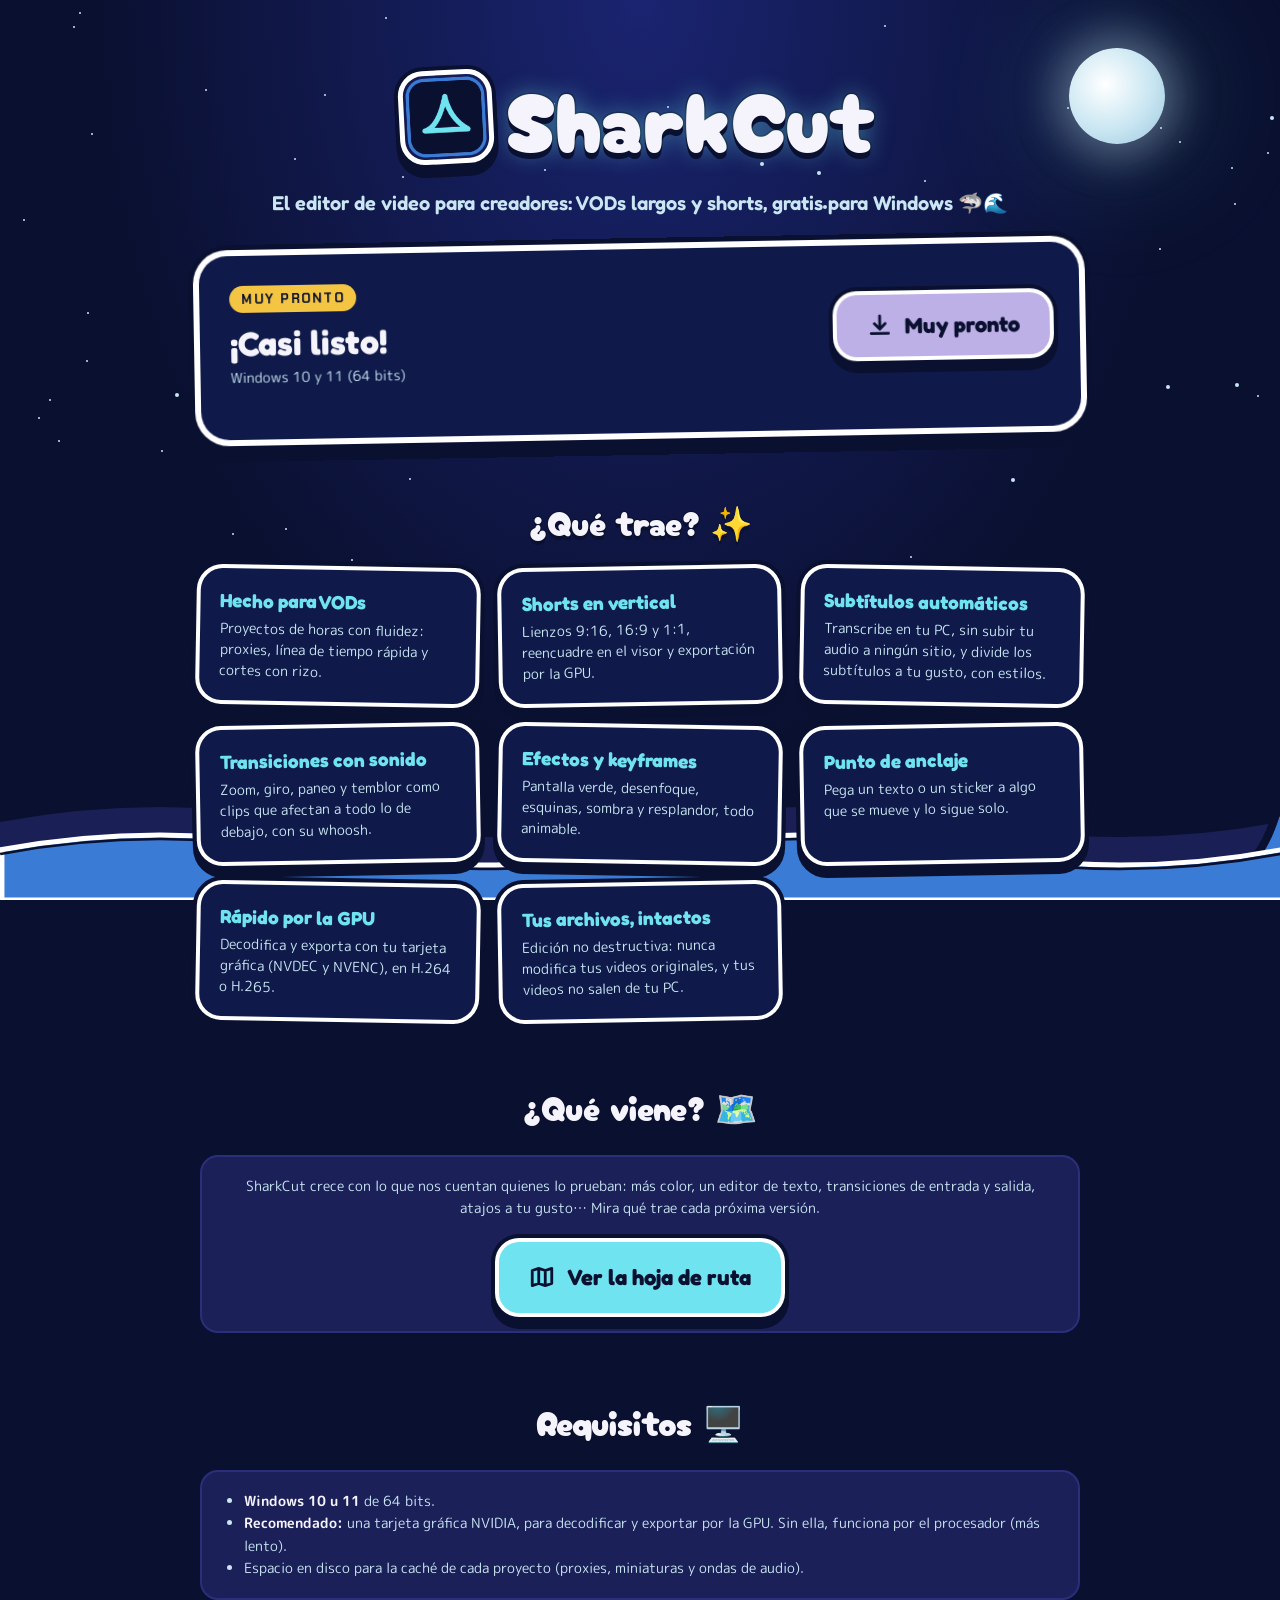
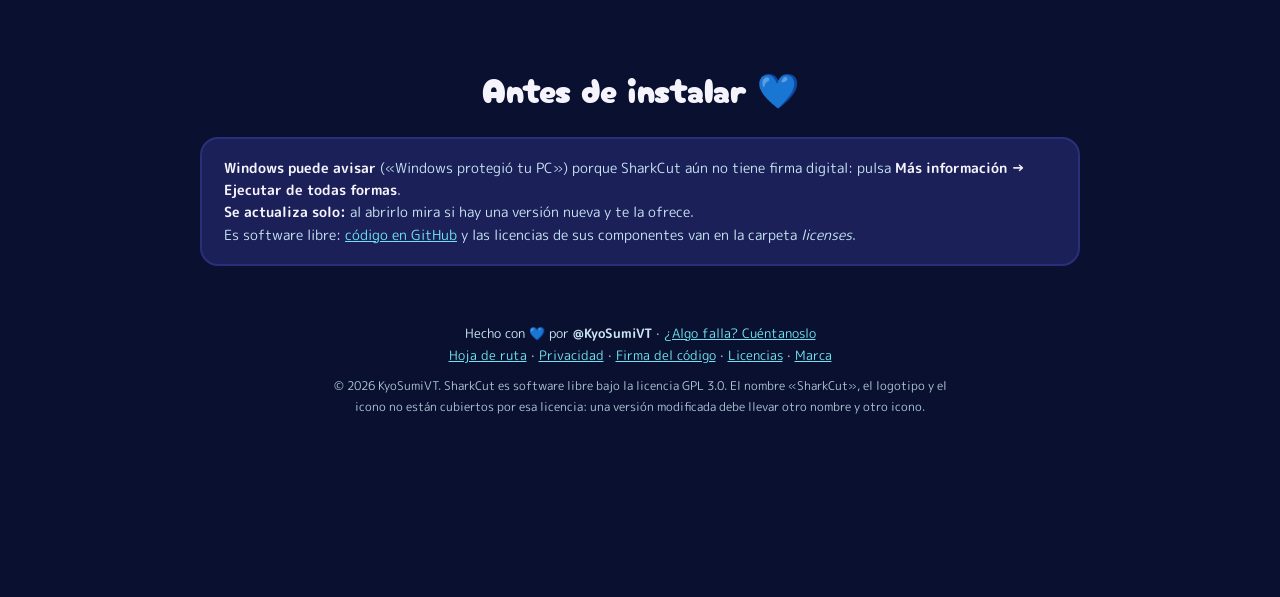
<file: web/index.html>
<!doctype html>
<html lang="es">
<head>
<meta charset="utf-8">
<meta name="viewport" content="width=device-width, initial-scale=1">
<title>SharkCut · Descargar</title>
<meta name="description" content="SharkCut: editor de video gratuito para Windows, para creadores de contenido: VODs largos y shorts.">
<link rel="icon" href="icono.png">
<link rel="preconnect" href="https://fonts.googleapis.com">
<link rel="preconnect" href="https://fonts.gstatic.com" crossorigin>
<link href="https://fonts.googleapis.com/css2?family=Chakra+Petch:wght@700&family=Cherry+Bomb+One&family=Fredoka:wght@500;600;700&family=M+PLUS+Rounded+1c:wght@400;700&display=swap" rel="stylesheet">
<style>
  :root {
    --abisal: #0A1030; --indigo: #2B2F7A; --aleta: #3A7BD5; --bioluz: #6FE3F0;
    --espuma: #C9E6F2; --lavanda: #BDB0E6; --perla: #F5F3FB; --oro: #F4C542;
    --pegatina: #0f1a4a;
  }
  * { box-sizing: border-box; }
  html, body { margin: 0; }
  body {
    min-height: 100vh;
    background: radial-gradient(ellipse at 50% 0%, #1a2470 0%, var(--abisal) 60%) fixed, var(--abisal);
    color: var(--perla);
    font-family: "M PLUS Rounded 1c", system-ui, sans-serif;
    overflow-x: hidden;
  }
  /* Cielo: estrellas que titilan y la luna con su halo */
  .cielo { position: fixed; inset: 0; pointer-events: none; z-index: 0; }
  .estrella { position: absolute; width: 3px; height: 3px; border-radius: 50%;
    background: var(--espuma); animation: titilar 3s ease-in-out infinite; }
  @keyframes titilar { 0%, 100% { opacity: .25; } 50% { opacity: 1; } }
  .luna { position: absolute; top: 48px; right: 9vw; width: 96px; height: 96px; border-radius: 50%;
    background: radial-gradient(circle at 38% 38%, #fff 0%, var(--espuma) 55%, #9cc6dc 100%);
    box-shadow: 0 0 40px 14px rgba(201, 230, 242, .35), 0 0 120px 40px rgba(111, 227, 240, .12); }
  /* Mar: olas con borde pegatina y una aleta que nada */
  .mar { position: fixed; left: 0; right: 0; bottom: 0; height: 120px; z-index: 0; pointer-events: none; }
  .mar svg { position: absolute; bottom: 0; width: 200%; height: 120px; animation: oleaje 18s linear infinite; }
  .mar svg.lejos { opacity: .5; animation-duration: 28s; bottom: 18px; }
  @keyframes oleaje { from { transform: translateX(0); } to { transform: translateX(-50%); } }
  .aleta-nada { position: absolute; bottom: 70px; width: 46px; animation: nadar 22s linear infinite; }
  @keyframes nadar { from { left: -60px; } to { left: 105vw; } }

  main { position: relative; z-index: 1; max-width: 920px; margin: 0 auto; padding: 56px 20px 180px; }
  .marca { display: flex; align-items: center; gap: 18px; justify-content: center; }
  .marca img { width: 84px; height: 84px; border-radius: 20px;
    box-shadow: 0 0 0 5px #fff, 0 0 0 9px var(--abisal), 0 9px 0 9px var(--abisal); transform: rotate(-3deg); }
  h1 { font-family: "Cherry Bomb One", cursive; font-weight: 400; font-size: clamp(48px, 9vw, 84px);
    margin: 0; letter-spacing: 1px; color: var(--perla);
    -webkit-text-stroke: 3px var(--abisal); paint-order: stroke fill;
    text-shadow: 0 6px 0 var(--abisal), 0 0 24px rgba(111, 227, 240, .45); }
  .lema { text-align: center; font-family: "Fredoka", sans-serif; font-weight: 600; font-size: 20px;
    color: var(--espuma); margin: 14px 0 34px; }

  .tarjeta { background: var(--pegatina); border-radius: 28px; padding: 30px;
    box-shadow: 0 0 0 6px #fff, 0 0 0 11px var(--abisal), 0 11px 0 11px var(--abisal);
    transform: rotate(-1deg); animation: aparecer .7s cubic-bezier(.34, 1.56, .64, 1) both; }
  @keyframes aparecer { from { transform: rotate(-1deg) scale(.85); opacity: 0; } }
  .descarga { display: flex; flex-wrap: wrap; align-items: center; justify-content: space-between; gap: 20px; }
  .chip { display: inline-block; font-family: "Chakra Petch", sans-serif; font-weight: 700; font-size: 13px;
    letter-spacing: 1.5px; text-transform: uppercase; color: var(--abisal); background: var(--bioluz);
    padding: 5px 12px; border-radius: 999px; }
  .chip.oro { background: var(--oro); }
  .version { font-family: "Fredoka", sans-serif; font-weight: 700; font-size: 34px; margin: 10px 0 4px; }
  .detalle { color: var(--espuma); font-size: 14px; }
  .boton { display: inline-flex; align-items: center; gap: 12px; text-decoration: none; cursor: pointer;
    font-family: "Fredoka", sans-serif; font-weight: 700; font-size: 22px; color: var(--abisal);
    background: var(--bioluz); padding: 18px 30px; border-radius: 20px; border: none;
    box-shadow: 0 0 0 4px #fff, 0 0 0 8px var(--abisal), 0 8px 0 8px var(--abisal);
    transition: transform .2s cubic-bezier(.34, 1.56, .64, 1); }
  .boton:hover { transform: translateY(-3px) rotate(-1deg); }
  .boton[aria-disabled="true"] { background: var(--lavanda); cursor: default; }
  .boton svg { width: 26px; height: 26px; }
  .secundario { margin-top: 14px; font-size: 14px; color: var(--espuma); }
  .secundario a { color: var(--bioluz); }

  h2 { font-family: "Cherry Bomb One", cursive; font-weight: 400; font-size: 34px; text-align: center;
    margin: 64px 0 24px; -webkit-text-stroke: 2px var(--abisal); paint-order: stroke fill;
    text-shadow: 0 4px 0 var(--abisal); }
  .rejilla { display: grid; grid-template-columns: repeat(auto-fit, minmax(240px, 1fr)); gap: 26px; }
  .funcion { background: var(--pegatina); border-radius: 22px; padding: 20px;
    box-shadow: 0 0 0 4px #fff, 0 0 0 8px var(--abisal), 0 8px 0 8px var(--abisal); }
  .funcion:nth-child(odd) { transform: rotate(1deg); }
  .funcion:nth-child(even) { transform: rotate(-1deg); }
  .funcion h3 { font-family: "Fredoka", sans-serif; font-weight: 700; margin: 0 0 6px; font-size: 19px; color: var(--bioluz); }
  .funcion p { margin: 0; font-size: 14px; line-height: 1.5; color: var(--espuma); }
  .nota { background: rgba(43, 47, 122, .55); border: 2px solid var(--indigo); border-radius: 18px;
    padding: 18px 22px; font-size: 14px; line-height: 1.6; color: var(--espuma); }
  .nota b { color: var(--perla); }
  .novedades { margin-top: 22px; font-size: 14px; line-height: 1.6; color: var(--espuma); }
  .novedades h1, .novedades h2, .novedades h3 { all: unset; display: block; font-family: "Fredoka", sans-serif;
    font-weight: 700; color: var(--perla); margin: 10px 0 4px; font-size: 16px; }
  .capturas { display: grid; gap: 26px; }
  .capturas img { width: 100%; border-radius: 18px;
    box-shadow: 0 0 0 4px #fff, 0 0 0 8px var(--abisal), 0 8px 0 8px var(--abisal); }
  .requisitos { margin: 0; padding-left: 20px; }
  .ruta-aviso { text-align: center; }
  .ruta-aviso p { margin: 0 0 22px; }
  .apoyo { text-align: center; }
  .apoyo p { color: var(--espuma); font-size: 15px; margin: 0 0 22px; }
  .boton.oro { background: var(--oro); }
  footer { text-align: center; margin-top: 56px; font-size: 13px; line-height: 1.7; color: var(--espuma); }
  footer a { color: var(--bioluz); }
  .legal { max-width: 640px; margin: 10px auto 0; font-size: 12px; opacity: .85; }
  @media (prefers-reduced-motion: reduce) { *, *::before, *::after { animation: none !important; } }
  @media (max-width: 600px) { .luna { top: 12px; right: 12px; width: 44px; height: 44px; } }
</style>
</head>
<body>
<div class="cielo" id="cielo"><div class="luna"></div></div>
<div class="mar">
  <svg class="lejos" viewBox="0 0 1440 120" preserveAspectRatio="none">
    <path d="M0 60 Q90 30 180 60 T360 60 T540 60 T720 60 T900 60 T1080 60 T1260 60 T1440 60 V120 H0Z" fill="#2B2F7A"/>
  </svg>
  <svg class="aleta-nada" viewBox="0 0 24 24" aria-hidden="true">
    <path d="M3 18c4-1 7-6 9-14 1 6 4 11 9 14z" fill="#3A7BD5" stroke="#0A1030" stroke-width="1.6" stroke-linejoin="round"/>
  </svg>
  <svg viewBox="0 0 1440 120" preserveAspectRatio="none">
    <path d="M0 70 Q90 40 180 70 T360 70 T540 70 T720 70 T900 70 T1080 70 T1260 70 T1440 70 V120 H0Z"
          fill="#3A7BD5" stroke="#fff" stroke-width="5"/>
    <path d="M0 70 Q90 40 180 70 T360 70 T540 70 T720 70 T900 70 T1080 70 T1260 70 T1440 70"
          fill="none" stroke="#0A1030" stroke-width="2.5" transform="translate(0 4)"/>
  </svg>
</div>

<main>
  <div class="marca">
    <img src="icono.png" alt="">
    <h1>SharkCut</h1>
  </div>
  <p class="lema">El editor de video para creadores: VODs largos y shorts, gratis para Windows 🦈🌊</p>

  <section class="tarjeta">
    <div class="descarga">
      <div>
        <span class="chip" id="estado">EARLY ACCESS</span>
        <div class="version" id="version">Buscando la última versión…</div>
        <div class="detalle" id="detalle">Windows 10 y 11 (64 bits)</div>
      </div>
      <a class="boton" id="boton" href="https://github.com/KyoSharkCode/SharkCut/releases/latest" aria-disabled="false">
        <svg viewBox="0 0 24 24" fill="none" stroke="#0A1030" stroke-width="2.6" stroke-linecap="round" stroke-linejoin="round"><path d="M12 3v12M7 10l5 5 5-5M4 19h16"/></svg>
        <span id="textoBoton">Descargar para Windows</span>
      </a>
    </div>
    <div class="secundario" id="secundario">
      ¿Prefieres sin instalar? <a id="zip" href="https://github.com/KyoSharkCode/SharkCut/releases/latest">Versión portable (.zip)</a>
      · <a href="https://github.com/KyoSharkCode/SharkCut/releases">Todas las versiones</a>
    </div>
    <div class="novedades" id="novedades"></div>
  </section>

  <h2>¿Qué trae? ✨</h2>
  <div class="rejilla">
    <div class="funcion"><h3>Hecho para VODs</h3><p>Proyectos de horas con fluidez: proxies, línea de tiempo rápida y cortes con rizo.</p></div>
    <div class="funcion"><h3>Shorts en vertical</h3><p>Lienzos 9:16, 16:9 y 1:1, reencuadre en el visor y exportación por la GPU.</p></div>
    <div class="funcion"><h3>Subtítulos automáticos</h3><p>Transcribe en tu PC, sin subir tu audio a ningún sitio, y divide los subtítulos a tu gusto, con estilos.</p></div>
    <div class="funcion"><h3>Transiciones con sonido</h3><p>Zoom, giro, paneo y temblor como clips que afectan a todo lo de debajo, con su whoosh.</p></div>
    <div class="funcion"><h3>Efectos y keyframes</h3><p>Pantalla verde, desenfoque, esquinas, sombra y resplandor, todo animable.</p></div>
    <div class="funcion"><h3>Punto de anclaje</h3><p>Pega un texto o un sticker a algo que se mueve y lo sigue solo.</p></div>
    <div class="funcion"><h3>Rápido por la GPU</h3><p>Decodifica y exporta con tu tarjeta gráfica (NVDEC y NVENC), en H.264 o H.265.</p></div>
    <div class="funcion"><h3>Tus archivos, intactos</h3><p>Edición no destructiva: nunca modifica tus videos originales, y tus videos no salen de tu PC.</p></div>
  </div>

  <h2>¿Qué viene? 🗺️</h2>
  <div class="nota ruta-aviso">
    <p>SharkCut crece con lo que nos cuentan quienes lo prueban: más color, un editor de texto,
      transiciones de entrada y salida, atajos a tu gusto… Mira qué trae cada próxima versión.</p>
    <a class="boton" href="roadmap.html">
      <svg viewBox="0 0 24 24" fill="none" stroke="#0A1030" stroke-width="2.6" stroke-linecap="round" stroke-linejoin="round"><path d="M9 4L3 6v14l6-2 6 2 6-2V4l-6 2-6-2zM9 4v14M15 6v14"/></svg>
      <span>Ver la hoja de ruta</span>
    </a>
  </div>

  <!-- Capturas: añadir las imágenes en web/capturas/ y quitar «hidden». -->
  <section id="capturas" hidden>
    <h2>Así se ve 📸</h2>
    <div class="capturas">
      <!-- <img src="capturas/linea-de-tiempo.png" alt="La línea de tiempo de SharkCut con un VOD"> -->
    </div>
  </section>

  <h2>Requisitos 🖥️</h2>
  <div class="nota">
    <ul class="requisitos">
      <li><b>Windows 10 u 11</b> de 64 bits.</li>
      <li><b>Recomendado:</b> una tarjeta gráfica NVIDIA, para decodificar y exportar por la GPU. Sin ella, funciona por el procesador (más lento).</li>
      <li>Espacio en disco para la caché de cada proyecto (proxies, miniaturas y ondas de audio).</li>
    </ul>
  </div>

  <h2>Antes de instalar 💙</h2>
  <div class="nota">
    <b>Windows puede avisar</b> («Windows protegió tu PC») porque SharkCut aún no tiene firma digital:
    pulsa <b>Más información → Ejecutar de todas formas</b>.<br>
    <b>Se actualiza solo:</b> al abrirlo mira si hay una versión nueva y te la ofrece.<br>
    Es software libre: <a style="color:var(--bioluz)" href="https://github.com/KyoSharkCode/SharkCut">código en GitHub</a>
    y las licencias de sus componentes van en la carpeta <i>licenses</i>.
  </div>

  <!-- Se muestra solo si ENLACE_KOFI (en el script de abajo) tiene una dirección. -->
  <section class="apoyo" id="apoyo" hidden>
    <h2>Apoya SharkCut 💛</h2>
    <p>SharkCut es gratis y siempre lo será. Si te ayuda, puedes invitarme a un café.</p>
    <a class="boton oro" id="botonKofi" href="#" target="_blank" rel="noopener">
      <svg viewBox="0 0 24 24" fill="none" stroke="#0A1030" stroke-width="2.6" stroke-linecap="round" stroke-linejoin="round"><path d="M12 20s-7-4.5-7-10a4 4 0 0 1 7-2.6A4 4 0 0 1 19 10c0 5.5-7 10-7 10z"/></svg>
      <span>Apoya SharkCut</span>
    </a>
  </section>

  <footer>
    Hecho con 💙 por <b>@KyoSumiVT</b> · <a href="https://github.com/KyoSharkCode/SharkCut/issues">¿Algo falla? Cuéntanoslo</a><br>
    <a href="roadmap.html">Hoja de ruta</a> ·
    <a href="privacidad.html">Privacidad</a> ·
    <a href="firma.html">Firma del código</a> ·
    <a href="https://github.com/KyoSharkCode/SharkCut/blob/main/licenses/LEEME.md">Licencias</a> ·
    <a href="https://github.com/KyoSharkCode/SharkCut/blob/main/MARCA.md">Marca</a>
    <p class="legal">© 2026 KyoSumiVT. SharkCut es software libre bajo la licencia GPL 3.0.
      El nombre «SharkCut», el logotipo y el icono no están cubiertos por esa licencia:
      una versión modificada debe llevar otro nombre y otro icono.</p>
  </footer>
</main>

<script>
  // Estrellas del cielo (posición y ritmo al azar).
  const cielo = document.getElementById("cielo");
  for (let i = 0; i < 70; i++) {
    const e = document.createElement("div");
    e.className = "estrella";
    e.style.left = Math.random() * 100 + "%";
    e.style.top = Math.random() * 65 + "%";
    e.style.animationDelay = (Math.random() * 3).toFixed(2) + "s";
    const lado = Math.random() < .2 ? 4 : 2;
    e.style.width = e.style.height = lado + "px";
    cielo.appendChild(e);
  }

  const $ = (id) => document.getElementById(id);

  // Página de Ko-fi. Mientras esté vacía, la sección «Apoya SharkCut» no se muestra.
  const ENLACE_KOFI = "";
  if (ENLACE_KOFI) {
    $("botonKofi").href = ENLACE_KOFI;
    $("apoyo").hidden = false;
  }

  // La última versión publicada (GitHub Releases): su instalador, su .zip y sus novedades.
  const megas = (bytes) => (bytes / 1048576).toFixed(0) + " MB";
  const textoSeguro = (texto) => texto.replace(/[&<>]/g, (c) => ({ "&": "&amp;", "<": "&lt;", ">": "&gt;" })[c]);
  // Markdown sencillo de las novedades (títulos, listas, negritas).
  function markdown(md) {
    return md.split(/\r?\n/).map((linea) => {
      let l = textoSeguro(linea).replace(/\*\*(.+?)\*\*/g, "<b>$1</b>");
      if (/^#+\s/.test(l)) return "<h3>" + l.replace(/^#+\s/, "") + "</h3>";
      if (/^[-*]\s/.test(l)) return "• " + l.replace(/^[-*]\s/, "") + "<br>";
      return l ? l + "<br>" : "";
    }).join("");
  }
  fetch("https://api.github.com/repos/KyoSharkCode/SharkCut/releases/latest")
    .then((r) => r.ok ? r.json() : Promise.reject(r.status))
    .then((release) => {
      const version = release.tag_name.replace(/^v/, "");
      $("version").textContent = "SharkCut " + version;
      const instalador = release.assets.find((a) => /-Setup\.exe$/i.test(a.name));
      const zip = release.assets.find((a) => /\.zip$/i.test(a.name));
      if (instalador) {
        $("boton").href = instalador.browser_download_url;
        $("detalle").textContent = "Windows 10 y 11 (64 bits) · " + megas(instalador.size) + " · " +
          new Date(release.published_at).toLocaleDateString("es", { day: "numeric", month: "long", year: "numeric" });
      }
      if (!instalador) {
        // La versión acaba de salir y GitHub aún está preparando el instalador (unos minutos).
        $("textoBoton").textContent = "Preparando…";
        $("boton").setAttribute("aria-disabled", "true");
        $("boton").removeAttribute("href");
        $("detalle").textContent = "El instalador estará listo en unos minutos: vuelve a cargar la página.";
      }
      if (zip) $("zip").href = zip.browser_download_url;
      else $("secundario").style.display = "none";
      if (release.body) $("novedades").innerHTML = "<h3>Novedades</h3>" + markdown(release.body);
    })
    .catch(() => {
      // Aún no hay ninguna versión publicada.
      $("estado").textContent = "MUY PRONTO";
      $("estado").classList.add("oro");
      $("version").textContent = "¡Casi listo!";
      $("textoBoton").textContent = "Muy pronto";
      $("boton").setAttribute("aria-disabled", "true");
      $("boton").removeAttribute("href");
      $("secundario").style.display = "none";
    });
</script>
</body>
</html>
</file>
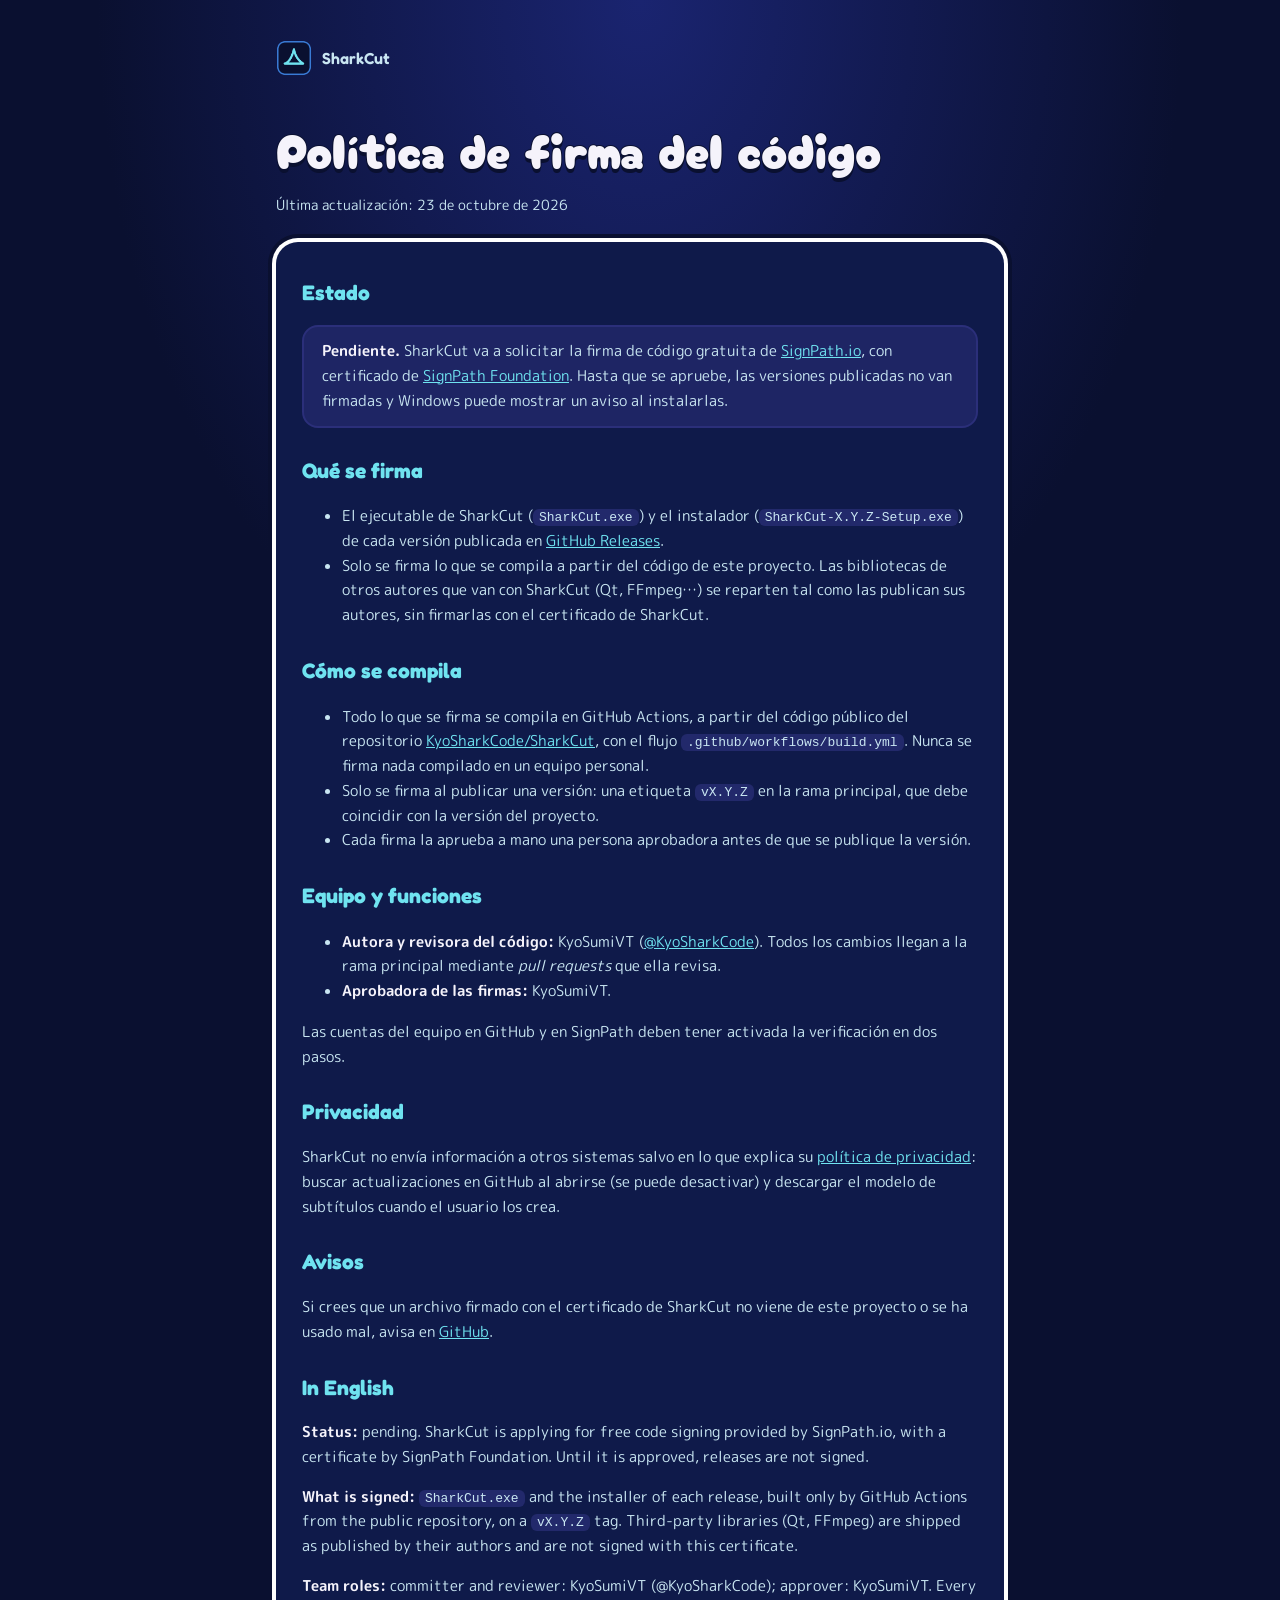
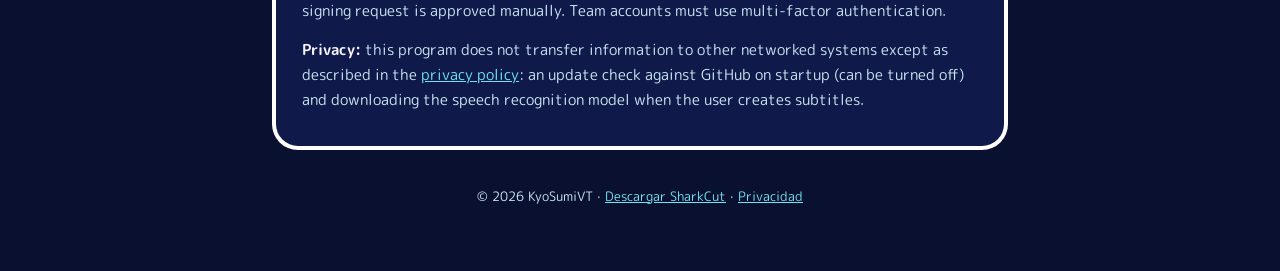
<file: web/firma.html>
<!doctype html>
<html lang="es">
<head>
<meta charset="utf-8">
<meta name="viewport" content="width=device-width, initial-scale=1">
<title>SharkCut · Firma del código</title>
<meta name="description" content="Política de firma del código de SharkCut: qué se firma, quién lo aprueba y cómo se compila.">
<link rel="icon" href="icono.png">
<link rel="preconnect" href="https://fonts.googleapis.com">
<link rel="preconnect" href="https://fonts.gstatic.com" crossorigin>
<link href="https://fonts.googleapis.com/css2?family=Cherry+Bomb+One&family=Fredoka:wght@600;700&family=M+PLUS+Rounded+1c:wght@400;700&display=swap" rel="stylesheet">
<link rel="stylesheet" href="texto.css">
</head>
<body>
<main>
  <a class="volver" href="./"><img src="icono.png" alt=""> SharkCut</a>
  <h1>Política de firma del código</h1>
  <p class="fecha">Última actualización: 23 de octubre de 2026</p>

  <div class="tarjeta">
    <h2>Estado</h2>
    <!-- Cuando SignPath Foundation apruebe el proyecto, cambiar este párrafo por:
         «Firma de código gratuita de SignPath.io, certificado de SignPath Foundation.» -->
    <p class="resumen"><b>Pendiente.</b> SharkCut va a solicitar la firma de código gratuita de
      <a href="https://signpath.io">SignPath.io</a>, con certificado de
      <a href="https://signpath.org">SignPath Foundation</a>. Hasta que se apruebe, las versiones
      publicadas no van firmadas y Windows puede mostrar un aviso al instalarlas.</p>

    <h2>Qué se firma</h2>
    <ul>
      <li>El ejecutable de SharkCut (<code>SharkCut.exe</code>) y el instalador
        (<code>SharkCut-X.Y.Z-Setup.exe</code>) de cada versión publicada en
        <a href="https://github.com/KyoSharkCode/SharkCut/releases">GitHub Releases</a>.</li>
      <li>Solo se firma lo que se compila a partir del código de este proyecto. Las bibliotecas de otros
        autores que van con SharkCut (Qt, FFmpeg…) se reparten tal como las publican sus autores, sin
        firmarlas con el certificado de SharkCut.</li>
    </ul>

    <h2>Cómo se compila</h2>
    <ul>
      <li>Todo lo que se firma se compila en GitHub Actions, a partir del código público del repositorio
        <a href="https://github.com/KyoSharkCode/SharkCut">KyoSharkCode/SharkCut</a>, con el flujo
        <code>.github/workflows/build.yml</code>. Nunca se firma nada compilado en un equipo personal.</li>
      <li>Solo se firma al publicar una versión: una etiqueta <code>vX.Y.Z</code> en la rama principal,
        que debe coincidir con la versión del proyecto.</li>
      <li>Cada firma la aprueba a mano una persona aprobadora antes de que se publique la versión.</li>
    </ul>

    <h2>Equipo y funciones</h2>
    <ul>
      <li><b>Autora y revisora del código:</b> KyoSumiVT (<a href="https://github.com/KyoSharkCode">@KyoSharkCode</a>).
        Todos los cambios llegan a la rama principal mediante <i>pull requests</i> que ella revisa.</li>
      <li><b>Aprobadora de las firmas:</b> KyoSumiVT.</li>
    </ul>
    <p>Las cuentas del equipo en GitHub y en SignPath deben tener activada la verificación en dos pasos.</p>

    <h2>Privacidad</h2>
    <p>SharkCut no envía información a otros sistemas salvo en lo que explica su
      <a href="privacidad.html">política de privacidad</a>: buscar actualizaciones en GitHub al abrirse
      (se puede desactivar) y descargar el modelo de subtítulos cuando el usuario los crea.</p>

    <h2>Avisos</h2>
    <p>Si crees que un archivo firmado con el certificado de SharkCut no viene de este proyecto o se ha
      usado mal, avisa en <a href="https://github.com/KyoSharkCode/SharkCut/issues">GitHub</a>.</p>

    <h2 lang="en">In English</h2>
    <div lang="en">
      <p><b>Status:</b> pending. SharkCut is applying for free code signing provided by SignPath.io,
        with a certificate by SignPath Foundation. Until it is approved, releases are not signed.</p>
      <p><b>What is signed:</b> <code>SharkCut.exe</code> and the installer of each release, built only
        by GitHub Actions from the public repository, on a <code>vX.Y.Z</code> tag. Third-party libraries
        (Qt, FFmpeg) are shipped as published by their authors and are not signed with this certificate.</p>
      <p><b>Team roles:</b> committer and reviewer: KyoSumiVT (@KyoSharkCode); approver: KyoSumiVT.
        Every signing request is approved manually. Team accounts must use multi-factor authentication.</p>
      <p><b>Privacy:</b> this program does not transfer information to other networked systems except as
        described in the <a href="privacidad.html">privacy policy</a>: an update check against GitHub on
        startup (can be turned off) and downloading the speech recognition model when the user creates
        subtitles.</p>
    </div>
  </div>

  <footer>© 2026 KyoSumiVT · <a href="./">Descargar SharkCut</a> · <a href="privacidad.html">Privacidad</a></footer>
</main>
</body>
</html>
</file>
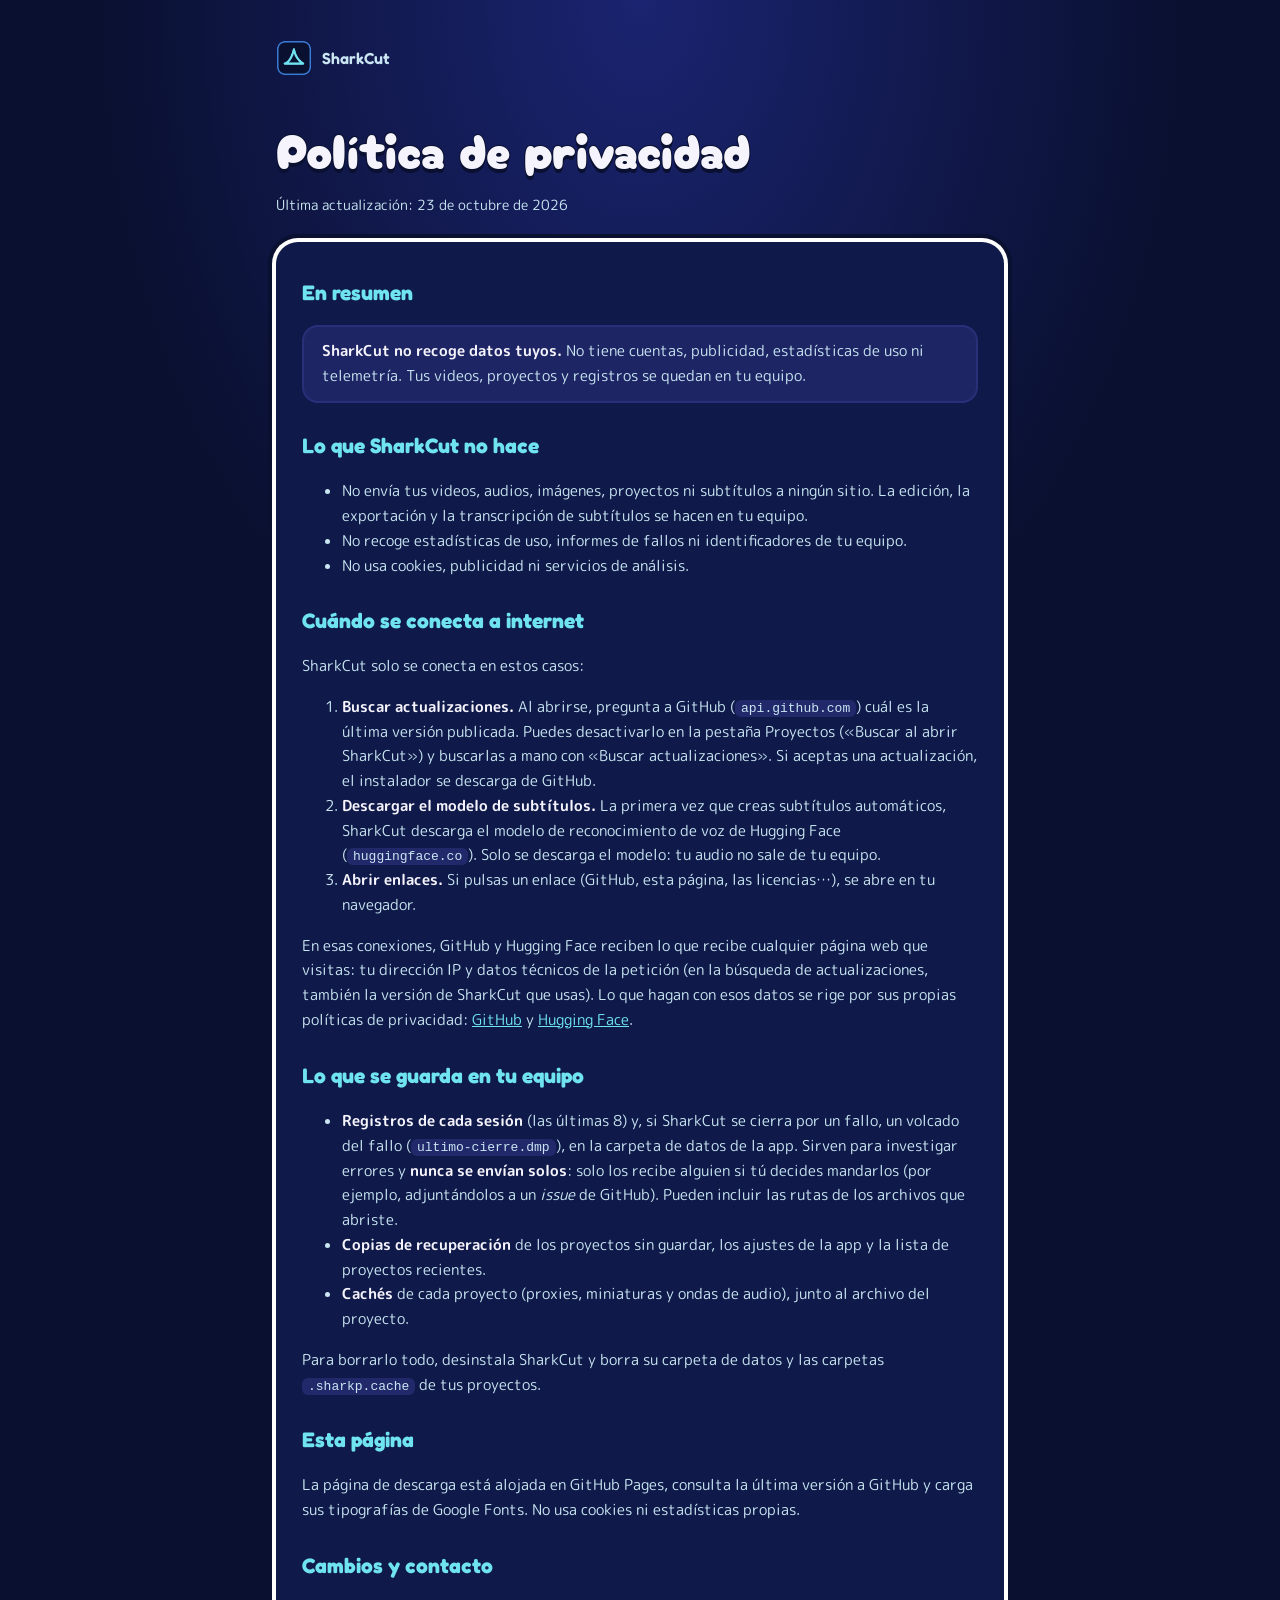
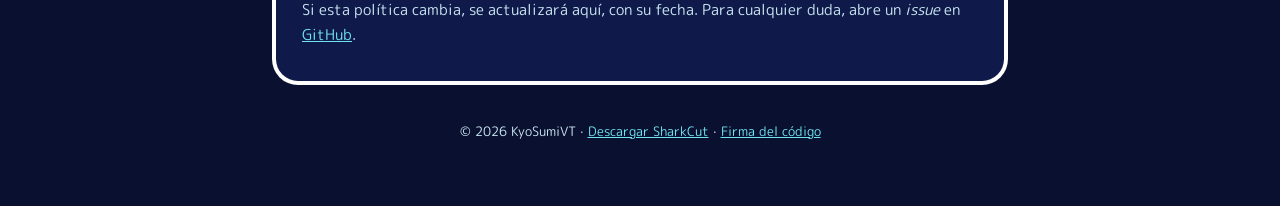
<file: web/privacidad.html>
<!doctype html>
<html lang="es">
<head>
<meta charset="utf-8">
<meta name="viewport" content="width=device-width, initial-scale=1">
<title>SharkCut · Privacidad</title>
<meta name="description" content="Política de privacidad de SharkCut: no recoge datos, no tiene telemetría y tus videos no salen de tu equipo.">
<link rel="icon" href="icono.png">
<link rel="preconnect" href="https://fonts.googleapis.com">
<link rel="preconnect" href="https://fonts.gstatic.com" crossorigin>
<link href="https://fonts.googleapis.com/css2?family=Cherry+Bomb+One&family=Fredoka:wght@600;700&family=M+PLUS+Rounded+1c:wght@400;700&display=swap" rel="stylesheet">
<link rel="stylesheet" href="texto.css">
</head>
<body>
<!-- El mismo texto que PRIVACIDAD.md en el repositorio: cambiar los dos a la vez. -->
<main>
  <a class="volver" href="./"><img src="icono.png" alt=""> SharkCut</a>
  <h1>Política de privacidad</h1>
  <p class="fecha">Última actualización: 23 de octubre de 2026</p>

  <div class="tarjeta">
    <h2>En resumen</h2>
    <p class="resumen"><b>SharkCut no recoge datos tuyos.</b> No tiene cuentas, publicidad,
      estadísticas de uso ni telemetría. Tus videos, proyectos y registros se quedan en tu equipo.</p>

    <h2>Lo que SharkCut no hace</h2>
    <ul>
      <li>No envía tus videos, audios, imágenes, proyectos ni subtítulos a ningún sitio. La edición,
        la exportación y la transcripción de subtítulos se hacen en tu equipo.</li>
      <li>No recoge estadísticas de uso, informes de fallos ni identificadores de tu equipo.</li>
      <li>No usa cookies, publicidad ni servicios de análisis.</li>
    </ul>

    <h2>Cuándo se conecta a internet</h2>
    <p>SharkCut solo se conecta en estos casos:</p>
    <ol>
      <li><b>Buscar actualizaciones.</b> Al abrirse, pregunta a GitHub (<code>api.github.com</code>)
        cuál es la última versión publicada. Puedes desactivarlo en la pestaña Proyectos («Buscar al
        abrir SharkCut») y buscarlas a mano con «Buscar actualizaciones». Si aceptas una
        actualización, el instalador se descarga de GitHub.</li>
      <li><b>Descargar el modelo de subtítulos.</b> La primera vez que creas subtítulos automáticos,
        SharkCut descarga el modelo de reconocimiento de voz de Hugging Face
        (<code>huggingface.co</code>). Solo se descarga el modelo: tu audio no sale de tu equipo.</li>
      <li><b>Abrir enlaces.</b> Si pulsas un enlace (GitHub, esta página, las licencias…), se abre en
        tu navegador.</li>
    </ol>
    <p>En esas conexiones, GitHub y Hugging Face reciben lo que recibe cualquier página web que
      visitas: tu dirección IP y datos técnicos de la petición (en la búsqueda de actualizaciones,
      también la versión de SharkCut que usas). Lo que hagan con esos datos se rige por sus propias
      políticas de privacidad:
      <a href="https://docs.github.com/es/site-policy/privacy-policies/github-general-privacy-statement">GitHub</a> y
      <a href="https://huggingface.co/privacy">Hugging Face</a>.</p>

    <h2>Lo que se guarda en tu equipo</h2>
    <ul>
      <li><b>Registros de cada sesión</b> (las últimas 8) y, si SharkCut se cierra por un fallo, un
        volcado del fallo (<code>ultimo-cierre.dmp</code>), en la carpeta de datos de la app. Sirven
        para investigar errores y <b>nunca se envían solos</b>: solo los recibe alguien si tú decides
        mandarlos (por ejemplo, adjuntándolos a un <i>issue</i> de GitHub). Pueden incluir las rutas
        de los archivos que abriste.</li>
      <li><b>Copias de recuperación</b> de los proyectos sin guardar, los ajustes de la app y la lista
        de proyectos recientes.</li>
      <li><b>Cachés</b> de cada proyecto (proxies, miniaturas y ondas de audio), junto al archivo del
        proyecto.</li>
    </ul>
    <p>Para borrarlo todo, desinstala SharkCut y borra su carpeta de datos y las carpetas
      <code>.sharkp.cache</code> de tus proyectos.</p>

    <h2>Esta página</h2>
    <p>La página de descarga está alojada en GitHub Pages, consulta la última versión a GitHub y carga
      sus tipografías de Google Fonts. No usa cookies ni estadísticas propias.</p>

    <h2>Cambios y contacto</h2>
    <p>Si esta política cambia, se actualizará aquí, con su fecha. Para cualquier duda, abre un
      <i>issue</i> en <a href="https://github.com/KyoSharkCode/SharkCut/issues">GitHub</a>.</p>
  </div>

  <footer>© 2026 KyoSumiVT · <a href="./">Descargar SharkCut</a> · <a href="firma.html">Firma del código</a></footer>
</main>
</body>
</html>
</file>
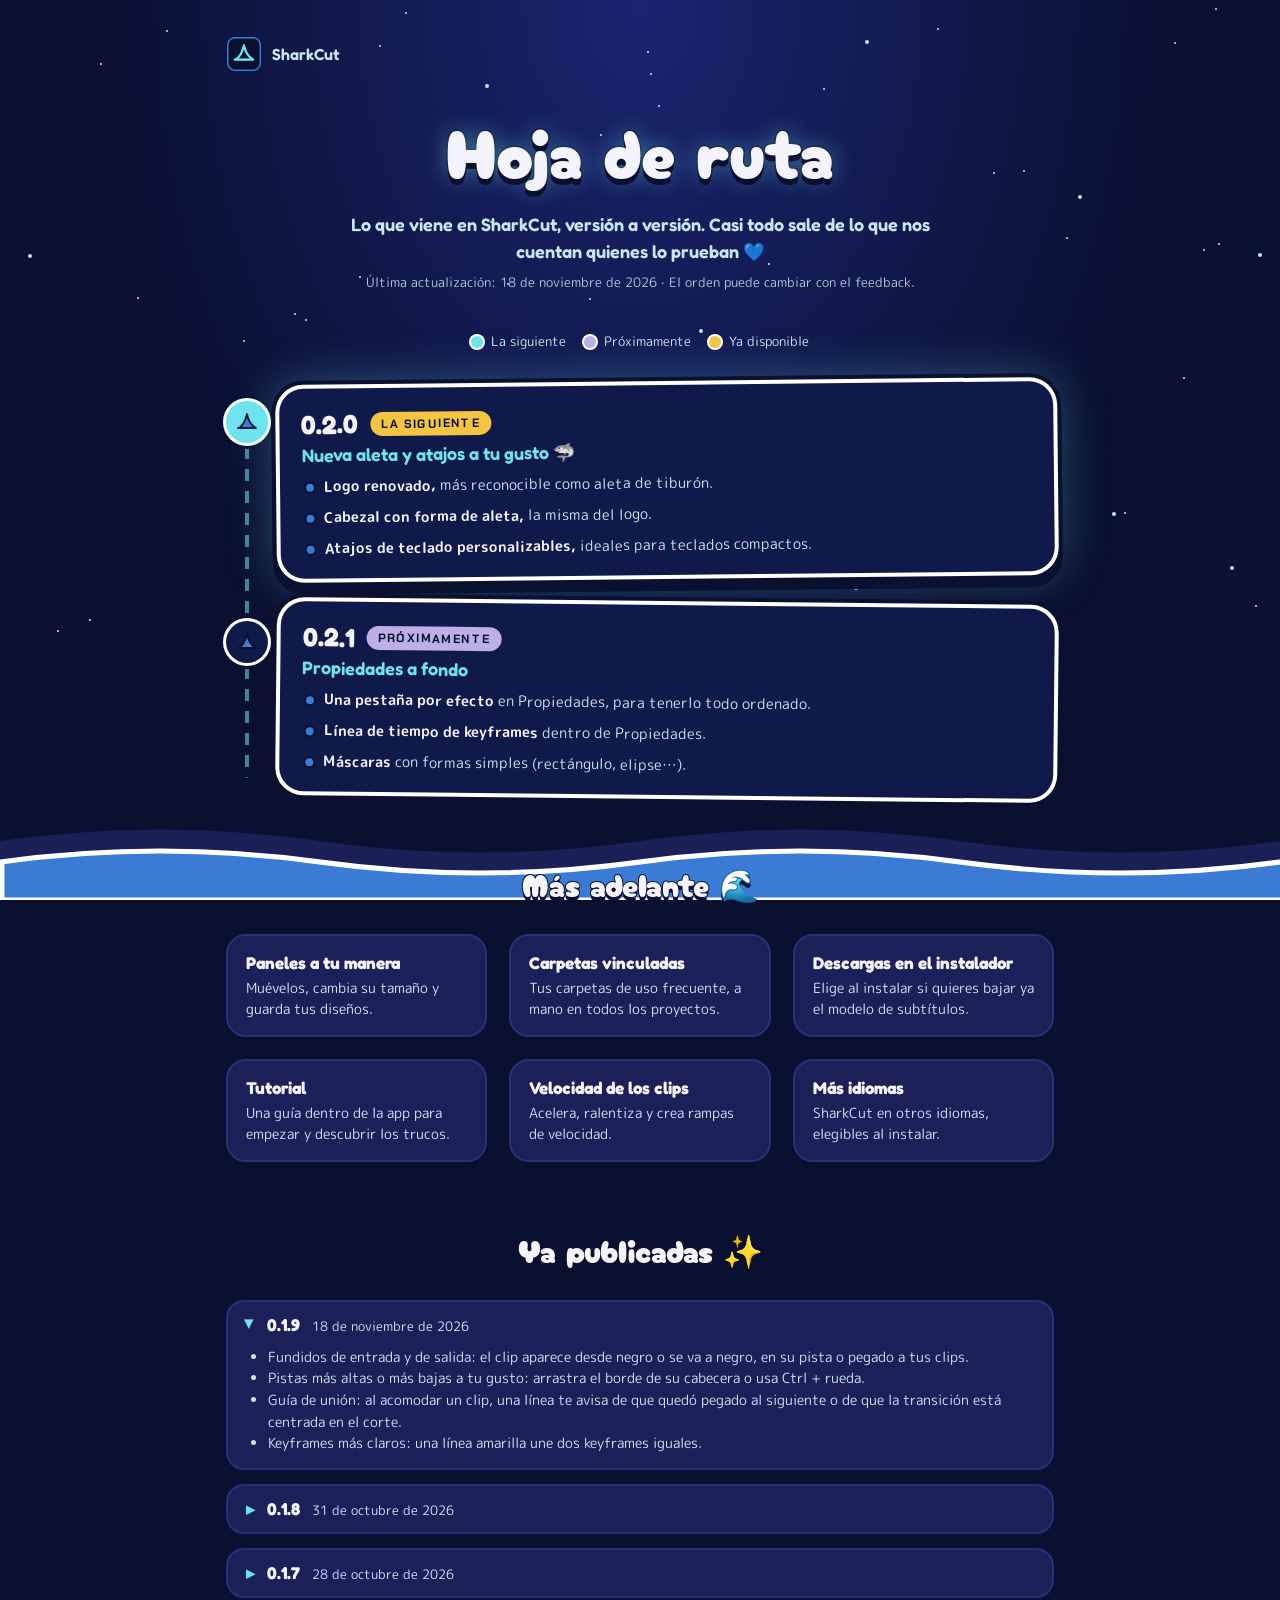
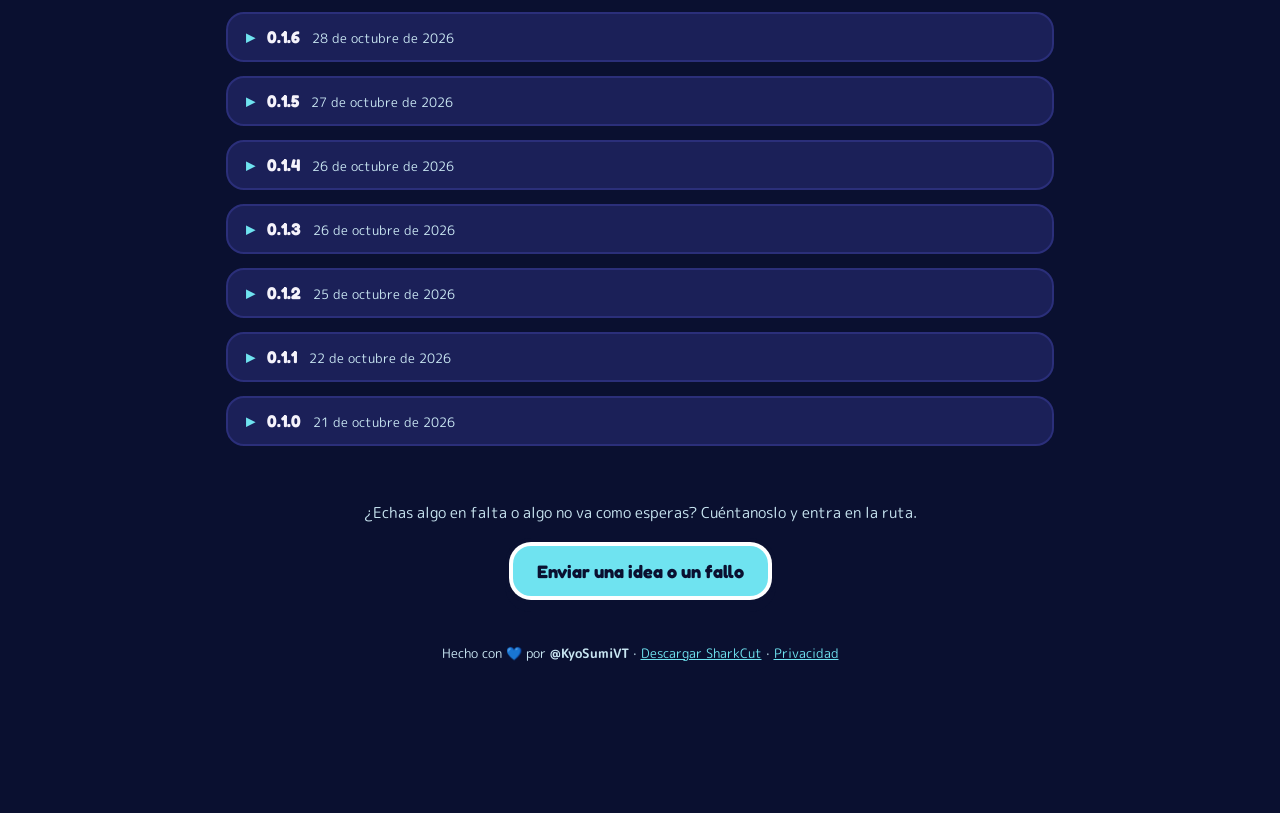
<file: web/roadmap.html>
<!doctype html>
<html lang="es">
<head>
<meta charset="utf-8">
<meta name="viewport" content="width=device-width, initial-scale=1">
<title>SharkCut · Hoja de ruta</title>
<meta name="description" content="Hoja de ruta de SharkCut: qué trae cada próxima versión, qué viene más adelante y qué se ha publicado ya.">
<link rel="icon" href="icono.png">
<link rel="preconnect" href="https://fonts.googleapis.com">
<link rel="preconnect" href="https://fonts.gstatic.com" crossorigin>
<link href="https://fonts.googleapis.com/css2?family=Chakra+Petch:wght@700&family=Cherry+Bomb+One&family=Fredoka:wght@500;600;700&family=M+PLUS+Rounded+1c:wght@400;700&display=swap" rel="stylesheet">
<!-- Contenido: docs/ROADMAP.md (al cambiarlo, actualizar esta página; aquí sin los códigos internos). -->
<style>
  :root {
    --abisal: #0A1030; --indigo: #2B2F7A; --aleta: #3A7BD5; --bioluz: #6FE3F0;
    --espuma: #C9E6F2; --lavanda: #BDB0E6; --perla: #F5F3FB; --oro: #F4C542;
    --pegatina: #0f1a4a;
  }
  * { box-sizing: border-box; }
  html, body { margin: 0; }
  body {
    min-height: 100vh;
    background: radial-gradient(ellipse at 50% 0%, #1a2470 0%, var(--abisal) 60%) fixed, var(--abisal);
    color: var(--perla);
    font-family: "M PLUS Rounded 1c", system-ui, sans-serif;
    overflow-x: hidden;
  }
  .cielo { position: fixed; inset: 0; pointer-events: none; z-index: 0; }
  .estrella { position: absolute; width: 3px; height: 3px; border-radius: 50%;
    background: var(--espuma); animation: titilar 3s ease-in-out infinite; }
  @keyframes titilar { 0%, 100% { opacity: .25; } 50% { opacity: 1; } }
  .mar { position: fixed; left: 0; right: 0; bottom: 0; height: 90px; z-index: 0; pointer-events: none; }
  .mar svg { position: absolute; bottom: 0; width: 200%; height: 90px; animation: oleaje 18s linear infinite; }
  .mar svg.lejos { opacity: .5; animation-duration: 28s; bottom: 14px; }
  @keyframes oleaje { from { transform: translateX(0); } to { transform: translateX(-50%); } }

  main { position: relative; z-index: 1; max-width: 860px; margin: 0 auto; padding: 36px 16px 150px; }
  .volver { display: inline-flex; align-items: center; gap: 10px; color: var(--espuma);
    text-decoration: none; font-family: "Fredoka", sans-serif; font-weight: 600; }
  .volver img { width: 36px; height: 36px; border-radius: 9px; }
  h1 { font-family: "Cherry Bomb One", cursive; font-weight: 400; font-size: clamp(40px, 8vw, 68px);
    text-align: center; margin: 22px 0 0; color: var(--perla);
    -webkit-text-stroke: 3px var(--abisal); paint-order: stroke fill;
    text-shadow: 0 6px 0 var(--abisal), 0 0 24px rgba(111, 227, 240, .45); }
  .lema { text-align: center; font-family: "Fredoka", sans-serif; font-weight: 600; font-size: 18px;
    color: var(--espuma); margin: 12px auto 8px; max-width: 600px; line-height: 1.5; }
  .aviso { text-align: center; font-size: 13px; color: var(--espuma); opacity: .85; margin: 0 0 40px; }

  h2 { font-family: "Cherry Bomb One", cursive; font-weight: 400; font-size: 32px; text-align: center;
    margin: 64px 0 28px; -webkit-text-stroke: 2px var(--abisal); paint-order: stroke fill;
    text-shadow: 0 4px 0 var(--abisal); }

  /* La ruta: una línea de bioluz con una parada (aleta) por versión. */
  .ruta { position: relative; list-style: none; margin: 0; padding: 0 0 0 54px; }
  .ruta::before { content: ""; position: absolute; left: 19px; top: 18px; bottom: 18px; width: 4px;
    border-radius: 4px; background: repeating-linear-gradient(to bottom, var(--bioluz) 0 12px, transparent 12px 22px);
    opacity: .55; }
  .parada { position: relative; margin: 0 0 30px; }
  .parada:last-child { margin-bottom: 0; }
  .marcador { position: absolute; left: -54px; top: 16px; width: 42px; height: 42px; border-radius: 50%;
    background: var(--pegatina); display: grid; place-items: center;
    box-shadow: 0 0 0 3px #fff, 0 0 0 6px var(--abisal); }
  .marcador svg { width: 24px; height: 24px; }
  .tarjeta { background: var(--pegatina); border-radius: 24px; padding: 20px 22px;
    box-shadow: 0 0 0 4px #fff, 0 0 0 8px var(--abisal), 0 8px 0 8px var(--abisal); }
  .parada:nth-child(odd) .tarjeta { transform: rotate(-.6deg); }
  .parada:nth-child(even) .tarjeta { transform: rotate(.6deg); }
  .cabecera { display: flex; flex-wrap: wrap; align-items: center; gap: 8px 12px; margin-bottom: 4px; }
  .numero { font-family: "Fredoka", sans-serif; font-weight: 700; font-size: 26px; color: var(--perla); }
  .chip { display: inline-block; font-family: "Chakra Petch", sans-serif; font-weight: 700; font-size: 12px;
    letter-spacing: 1.4px; text-transform: uppercase; color: var(--abisal); background: var(--lavanda);
    padding: 4px 11px; border-radius: 999px; }
  .tema { font-family: "Fredoka", sans-serif; font-weight: 600; font-size: 18px; color: var(--bioluz);
    margin: 0 0 10px; }
  .puntos { list-style: none; margin: 0; padding: 0; display: grid; gap: 9px; }
  .puntos li { position: relative; padding-left: 22px; font-size: 14.5px; line-height: 1.5; color: var(--espuma); }
  .puntos li::before { content: ""; position: absolute; left: 4px; top: 8px; width: 8px; height: 8px;
    border-radius: 50%; background: var(--aleta); box-shadow: 0 0 0 2px var(--abisal); }
  .puntos b { color: var(--perla); }

  /* Estados: la siguiente versión brilla; las publicadas llevan su check. */
  .parada.siguiente .chip { background: var(--bioluz); }
  .parada.siguiente .marcador { background: var(--bioluz); animation: latido 2.4s ease-in-out infinite; }
  .parada.siguiente .tarjeta { box-shadow: 0 0 0 4px #fff, 0 0 0 8px var(--abisal), 0 8px 0 8px var(--abisal),
    0 0 46px 8px rgba(111, 227, 240, .28); }
  @keyframes latido { 0%, 100% { box-shadow: 0 0 0 3px #fff, 0 0 0 6px var(--abisal), 0 0 0 0 rgba(111, 227, 240, .6); }
    50% { box-shadow: 0 0 0 3px #fff, 0 0 0 6px var(--abisal), 0 0 0 14px rgba(111, 227, 240, 0); } }
  .parada.salto .chip { background: var(--oro); }
  .parada.publicada .chip { background: var(--oro); }
  .parada.publicada .marcador { background: var(--oro); }
  .parada.publicada .tarjeta { opacity: .9; }

  /* Más adelante: burbujas. */
  .burbujas { display: grid; grid-template-columns: repeat(auto-fit, minmax(230px, 1fr)); gap: 22px; }
  .burbuja { background: rgba(43, 47, 122, .55); border: 2px solid var(--indigo); border-radius: 20px;
    padding: 16px 18px; }
  .burbuja h3 { font-family: "Fredoka", sans-serif; font-weight: 700; font-size: 17px; margin: 0 0 4px;
    color: var(--perla); }
  .burbuja p { margin: 0; font-size: 14px; line-height: 1.5; color: var(--espuma); }

  /* Ya publicadas: lista compacta. */
  .historial { display: grid; gap: 14px; }
  .historial details { background: rgba(43, 47, 122, .55); border: 2px solid var(--indigo); border-radius: 18px;
    padding: 12px 18px; }
  .historial summary { cursor: pointer; font-family: "Fredoka", sans-serif; font-weight: 700; font-size: 17px;
    color: var(--perla); list-style: none; display: flex; flex-wrap: wrap; gap: 4px 12px; align-items: baseline; }
  .historial summary::-webkit-details-marker { display: none; }
  .historial summary::before { content: "▸"; color: var(--bioluz); transition: transform .2s; }
  .historial details[open] summary::before { transform: rotate(90deg); }
  .historial .fecha { font-family: "M PLUS Rounded 1c", sans-serif; font-weight: 400; font-size: 13px; color: var(--espuma); }
  .historial ul { margin: 10px 0 2px; padding-left: 22px; }
  .historial li { font-size: 14px; line-height: 1.55; color: var(--espuma); }

  .leyenda { display: flex; flex-wrap: wrap; justify-content: center; gap: 10px 18px; margin: 0 0 34px;
    font-size: 13px; color: var(--espuma); }
  .leyenda span { display: inline-flex; align-items: center; gap: 8px; }
  .punto { width: 12px; height: 12px; border-radius: 50%; box-shadow: 0 0 0 2px #fff; }

  .boton { display: inline-flex; align-items: center; gap: 10px; text-decoration: none;
    font-family: "Fredoka", sans-serif; font-weight: 700; font-size: 18px; color: var(--abisal);
    background: var(--bioluz); padding: 14px 24px; border-radius: 18px;
    box-shadow: 0 0 0 4px #fff, 0 0 0 8px var(--abisal), 0 8px 0 8px var(--abisal);
    transition: transform .2s cubic-bezier(.34, 1.56, .64, 1); }
  .boton:hover { transform: translateY(-3px) rotate(-1deg); }
  .final { text-align: center; margin-top: 56px; }
  .final p { color: var(--espuma); font-size: 15px; margin: 0 0 22px; }
  footer { text-align: center; margin-top: 48px; font-size: 13px; color: var(--espuma); }
  footer a { color: var(--bioluz); }
  @media (prefers-reduced-motion: reduce) { *, *::before, *::after { animation: none !important; } }
  @media (max-width: 520px) {
    .ruta { padding-left: 42px; }
    .ruta::before { left: 14px; }
    .marcador { left: -42px; width: 32px; height: 32px; }
    .marcador svg { width: 18px; height: 18px; }
    .tarjeta { padding: 16px; }
    .parada .tarjeta { transform: none !important; }
  }
</style>
</head>
<body>
<div class="cielo" id="cielo"></div>
<div class="mar">
  <svg class="lejos" viewBox="0 0 1440 90" preserveAspectRatio="none">
    <path d="M0 45 Q90 22 180 45 T360 45 T540 45 T720 45 T900 45 T1080 45 T1260 45 T1440 45 V90 H0Z" fill="#2B2F7A"/>
  </svg>
  <svg viewBox="0 0 1440 90" preserveAspectRatio="none">
    <path d="M0 52 Q90 30 180 52 T360 52 T540 52 T720 52 T900 52 T1080 52 T1260 52 T1440 52 V90 H0Z"
          fill="#3A7BD5" stroke="#fff" stroke-width="5"/>
  </svg>
</div>

<main>
  <a class="volver" href="./"><img src="icono.png" alt=""> SharkCut</a>
  <h1>Hoja de ruta</h1>
  <p class="lema">Lo que viene en SharkCut, versión a versión. Casi todo sale de lo que nos cuentan quienes lo prueban 💙</p>
  <p class="aviso">Última actualización: 18 de noviembre de 2026 · El orden puede cambiar con el feedback.</p>

  <div class="leyenda" aria-hidden="true">
    <span><i class="punto" style="background:var(--bioluz)"></i> La siguiente</span>
    <span><i class="punto" style="background:var(--lavanda)"></i> Próximamente</span>
    <span><i class="punto" style="background:var(--oro)"></i> Ya disponible</span>
  </div>

  <ol class="ruta" id="ruta">
    <li class="parada salto" data-version="0.2.0">
      <div class="marcador"></div>
      <div class="tarjeta">
        <div class="cabecera"><span class="numero">0.2.0</span><span class="chip">Gran salto</span></div>
        <p class="tema">Nueva aleta y atajos a tu gusto 🦈</p>
        <ul class="puntos">
          <li><b>Logo renovado,</b> más reconocible como aleta de tiburón.</li>
          <li><b>Cabezal con forma de aleta,</b> la misma del logo.</li>
          <li><b>Atajos de teclado personalizables,</b> ideales para teclados compactos.</li>
        </ul>
      </div>
    </li>
    <li class="parada" data-version="0.2.1">
      <div class="marcador"></div>
      <div class="tarjeta">
        <div class="cabecera"><span class="numero">0.2.1</span><span class="chip">Próximamente</span></div>
        <p class="tema">Propiedades a fondo</p>
        <ul class="puntos">
          <li><b>Una pestaña por efecto</b> en Propiedades, para tenerlo todo ordenado.</li>
          <li><b>Línea de tiempo de keyframes</b> dentro de Propiedades.</li>
          <li><b>Máscaras</b> con formas simples (rectángulo, elipse…).</li>
        </ul>
      </div>
    </li>
  </ol>

  <h2>Más adelante 🌊</h2>
  <div class="burbujas">
    <div class="burbuja"><h3>Paneles a tu manera</h3><p>Muévelos, cambia su tamaño y guarda tus diseños.</p></div>
    <div class="burbuja"><h3>Carpetas vinculadas</h3><p>Tus carpetas de uso frecuente, a mano en todos los proyectos.</p></div>
    <div class="burbuja"><h3>Descargas en el instalador</h3><p>Elige al instalar si quieres bajar ya el modelo de subtítulos.</p></div>
    <div class="burbuja"><h3>Tutorial</h3><p>Una guía dentro de la app para empezar y descubrir los trucos.</p></div>
    <div class="burbuja"><h3>Velocidad de los clips</h3><p>Acelera, ralentiza y crea rampas de velocidad.</p></div>
    <div class="burbuja"><h3>Más idiomas</h3><p>SharkCut en otros idiomas, elegibles al instalar.</p></div>
  </div>

  <h2>Ya publicadas ✨</h2>
  <div class="historial">
    <details open>
      <summary>0.1.9 <span class="fecha">18 de noviembre de 2026</span></summary>
      <ul>
        <li>Fundidos de entrada y de salida: el clip aparece desde negro o se va a negro, en su pista o pegado a tus clips.</li>
        <li>Pistas más altas o más bajas a tu gusto: arrastra el borde de su cabecera o usa Ctrl + rueda.</li>
        <li>Guía de unión: al acomodar un clip, una línea te avisa de que quedó pegado al siguiente o de que la transición está centrada en el corte.</li>
        <li>Keyframes más claros: una línea amarilla une dos keyframes iguales.</li>
      </ul>
    </details>
    <details>
      <summary>0.1.8 <span class="fecha">31 de octubre de 2026</span></summary>
      <ul>
        <li>Cambia el lienzo y los fps de una secuencia ya creada y guarda tus propios ajustes.</li>
        <li>Resolución de la vista previa (completa, 1/2 o 1/4) para que vaya más fluida.</li>
        <li>Caché de medios en una carpeta común: compartida entre proyectos y fácil de vaciar.</li>
        <li>La línea de tiempo se desplaza sola al arrastrar hasta su borde.</li>
        <li>Ondas listas al importar y sin proyectos «Sin título» de más.</li>
      </ul>
    </details>
    <details>
      <summary>0.1.7 <span class="fecha">28 de octubre de 2026</span></summary>
      <ul>
        <li>Editor de texto: textos libres que colocas en cualquier parte de la pantalla, con su estilo, keyframes y efectos.</li>
        <li>Las pistas de audio de tus grabaciones por separado (por ejemplo, micrófono y juego en un MKV de OBS).</li>
        <li>Cortes sin sorpresas: en un corte ya no aparece un instante el clip anterior.</li>
        <li>La imagen ya no se queda quieta al volver a reproducir desde un punto ya visto.</li>
      </ul>
    </details>
    <details>
      <summary>0.1.6 <span class="fecha">28 de octubre de 2026</span></summary>
      <ul>
        <li>Tinte de color como efecto y un selector de color completo en todas las muestras.</li>
        <li>Colores sólidos para fondos y rellenos, desde Medios con un clic derecho.</li>
        <li>Vista previa más fiable: los clips que a veces no aparecían ya se muestran.</li>
        <li>Girar 90° con un clic: un video horizontal llena tu lienzo vertical.</li>
      </ul>
    </details>
    <details>
      <summary>0.1.5 <span class="fecha">27 de octubre de 2026</span></summary>
      <ul>
        <li>Los sonidos de SharkCut van a su propia carpeta de Medios.</li>
        <li>Medios se abre con miniaturas y recuerda la vista que elijas.</li>
        <li>Corta subtítulos con la cuchilla y alárgalos desde su borde, aunque estén pegados.</li>
        <li>Si un clip tarda en aparecer o la imagen se congela, SharkCut lo anota en su registro.</li>
      </ul>
    </details>
    <details>
      <summary>0.1.4 <span class="fecha">26 de octubre de 2026</span></summary>
      <ul>
        <li>El cabezal llega hasta el final exacto de la secuencia.</li>
        <li>Un clic en la flecha de una transición la pone en el cabezal, con su sonido.</li>
        <li>«Preparar para» YouTube o TikTok en Exportar.</li>
        <li>Apartado «Hardware y codificadores»: tarjeta gráfica, decodificación y codificador en uso.</li>
        <li>Ondas de audio unas 4 veces más rápidas.</li>
      </ul>
    </details>
    <details>
      <summary>0.1.3 <span class="fecha">26 de octubre de 2026</span></summary>
      <ul>
        <li>Escucha los efectos de sonido antes de usarlos.</li>
        <li>Doble clic en un hueco de Medios para importar.</li>
        <li>Botones de zoom arriba a la derecha y atajos a la vista en las ayudas.</li>
        <li>El punto de anclaje, explicado paso a paso.</li>
        <li>Alt + rueda para desplazarte entre pistas.</li>
      </ul>
    </details>
    <details>
      <summary>0.1.2 <span class="fecha">25 de octubre de 2026</span></summary>
      <ul>
        <li>Arrastra los medios nada más importarlos.</li>
        <li>Cortes sin tirones durante la reproducción.</li>
        <li>Clips muy cortos fáciles de seleccionar con la línea de tiempo alejada.</li>
        <li>La línea de tiempo sigue al cabezal al saltar entre cortes.</li>
        <li>Pantalla «Acerca de».</li>
      </ul>
    </details>
    <details>
      <summary>0.1.1 <span class="fecha">22 de octubre de 2026</span></summary>
      <ul>
        <li>Imágenes PNG y JPG en la línea de tiempo.</li>
        <li>Las transiciones y su sonido se mueven juntos.</li>
        <li>Botón «Proxies» más claro.</li>
      </ul>
    </details>
    <details>
      <summary>0.1.0 <span class="fecha">21 de octubre de 2026</span></summary>
      <ul><li>Primera versión de acceso anticipado.</li></ul>
    </details>
  </div>

  <div class="final">
    <p>¿Echas algo en falta o algo no va como esperas? Cuéntanoslo y entra en la ruta.</p>
    <a class="boton" href="https://github.com/KyoSharkCode/SharkCut/issues">Enviar una idea o un fallo</a>
  </div>

  <footer>
    Hecho con 💙 por <b>@KyoSumiVT</b> · <a href="./">Descargar SharkCut</a> ·
    <a href="privacidad.html">Privacidad</a>
  </footer>
</main>

<script>
  // Estrellas del cielo (posición y ritmo al azar).
  const cielo = document.getElementById("cielo");
  for (let i = 0; i < 60; i++) {
    const e = document.createElement("div");
    e.className = "estrella";
    e.style.left = Math.random() * 100 + "%";
    e.style.top = Math.random() * 70 + "%";
    e.style.animationDelay = (Math.random() * 3).toFixed(2) + "s";
    const lado = Math.random() < .2 ? 4 : 2;
    e.style.width = e.style.height = lado + "px";
    cielo.appendChild(e);
  }

  // Marcadores: una aleta en cada parada (un check en las publicadas).
  const ALETA = '<svg viewBox="0 0 24 24" aria-hidden="true"><path d="M3 18c4-1 7-6 9-14 1 6 4 11 9 14z" fill="#3A7BD5" stroke="#0A1030" stroke-width="1.8" stroke-linejoin="round"/></svg>';
  const CHECK = '<svg viewBox="0 0 24 24" aria-hidden="true"><path d="M5 12.5l4.5 4.5L19 7" fill="none" stroke="#0A1030" stroke-width="3" stroke-linecap="round" stroke-linejoin="round"/></svg>';

  const comparar = (a, b) => {
    const x = a.split(".").map(Number), y = b.split(".").map(Number);
    for (let i = 0; i < 3; i++) if ((x[i] || 0) !== (y[i] || 0)) return (x[i] || 0) - (y[i] || 0);
    return 0;
  };

  // Marca como disponibles las versiones ya publicadas y hace brillar la siguiente.
  function marcar(publicada) {
    let siguiente = null;
    document.querySelectorAll(".parada").forEach((p) => {
      const lista = comparar(p.dataset.version, publicada) <= 0;
      p.classList.toggle("publicada", lista);
      p.classList.remove("siguiente");
      if (lista) p.querySelector(".chip").textContent = "Ya disponible";
      if (!lista && !siguiente) siguiente = p;
      p.querySelector(".marcador").innerHTML = lista ? CHECK : ALETA;
    });
    if (siguiente) {
      siguiente.classList.add("siguiente");
      siguiente.querySelector(".chip").textContent = "La siguiente";
    }
  }

  // Sin conexión con GitHub se queda con la última versión conocida al escribir la página.
  marcar("0.1.9");
  fetch("https://api.github.com/repos/KyoSharkCode/SharkCut/releases/latest")
    .then((r) => r.ok ? r.json() : Promise.reject(r.status))
    .then((release) => marcar(release.tag_name.replace(/^v/, "")))
    .catch(() => {});
</script>
</body>
</html>
</file>
<file: web/texto.css>
/* Páginas de texto de la web (privacidad, firma del código): la marca de index.html, sobria. */
:root {
  --abisal: #0A1030; --indigo: #2B2F7A; --aleta: #3A7BD5; --bioluz: #6FE3F0;
  --espuma: #C9E6F2; --perla: #F5F3FB; --pegatina: #0f1a4a;
}
* { box-sizing: border-box; }
html, body { margin: 0; }
body {
  min-height: 100vh;
  background: radial-gradient(ellipse at 50% 0%, #1a2470 0%, var(--abisal) 60%) fixed, var(--abisal);
  color: var(--perla);
  font-family: "M PLUS Rounded 1c", system-ui, sans-serif;
  line-height: 1.65;
}
main { max-width: 760px; margin: 0 auto; padding: 40px 16px 64px; }
.volver { display: inline-flex; align-items: center; gap: 10px; color: var(--espuma);
  text-decoration: none; font-family: "Fredoka", sans-serif; font-weight: 600; }
.volver img { width: 36px; height: 36px; border-radius: 9px; }
h1 { font-family: "Cherry Bomb One", cursive; font-weight: 400; font-size: clamp(34px, 7vw, 48px);
  margin: 26px 0 4px; -webkit-text-stroke: 2px var(--abisal); paint-order: stroke fill;
  text-shadow: 0 4px 0 var(--abisal); }
.fecha { color: var(--espuma); font-size: 14px; margin: 0 0 26px; }
.tarjeta { background: var(--pegatina); border-radius: 22px; padding: 8px 26px 18px;
  box-shadow: 0 0 0 4px #fff, 0 0 0 8px var(--abisal), 0 8px 0 8px var(--abisal); }
h2 { font-family: "Fredoka", sans-serif; font-weight: 700; color: var(--bioluz); font-size: 21px;
  margin: 26px 0 6px; }
p, li { color: var(--espuma); font-size: 15px; }
b, strong { color: var(--perla); }
a { color: var(--bioluz); overflow-wrap: anywhere; }
code { background: rgba(43, 47, 122, .7); border-radius: 6px; padding: 1px 6px; font-size: 13px; }
.resumen { background: rgba(43, 47, 122, .55); border: 2px solid var(--indigo); border-radius: 16px;
  padding: 12px 18px; }
footer { text-align: center; margin-top: 40px; font-size: 13px; color: var(--espuma); }
</file>
